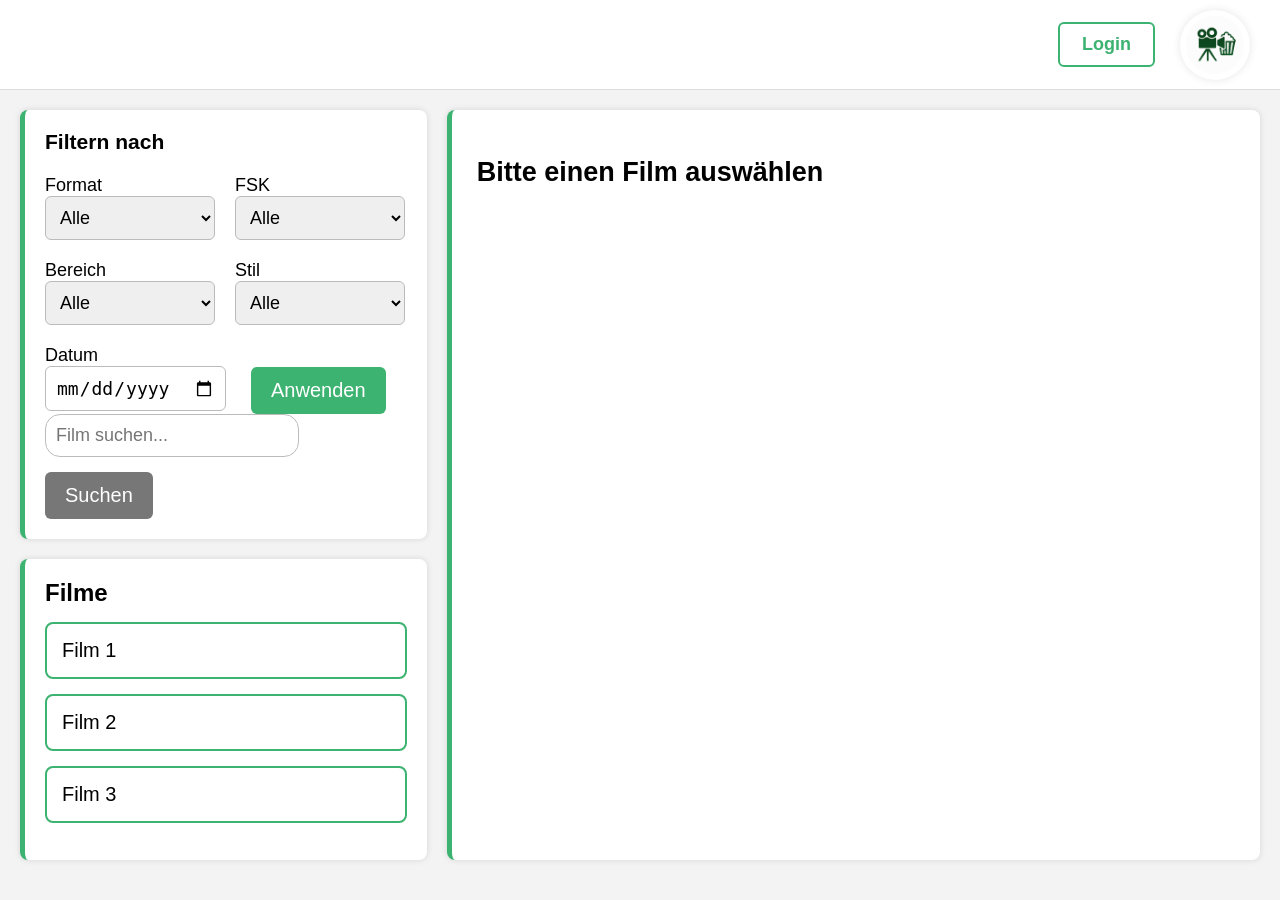
<file: login/index.html>
<!DOCTYPE html>
<html lang="de">
<head>
    <meta charset="UTF-8">
    <meta name="viewport" content="width=device-width, initial-scale=1.0">
    <title>Kino – Filmübersicht</title>
    <link rel="stylesheet" href="css/main.css">
</head>
<body>

<header class="topbar">
    <div class="topbar-right">
        <a href="login.html" class="btn-outline">Login</a>
        <img src="img/kino_logo_whitebg.png" alt="Kino Logo" class="logo-round">
    </div>
</header>

<main class="page">

    <!-- LINKE SPALTE: Filter + Filmliste -->
    <section class="left-column">

        <!-- FILTER -->
        <section class="filter">
            <h3 class="filter-title">Filtern nach</h3>

            <div class="filter-row">
                <div class="filter-field">
                    <label>Format</label>
                    <select id="filterFormat">
                        <option value="">Alle</option>
                        <option value="2D">2D</option>
                        <option value="3D">3D</option>
                    </select>
                </div>

                <div class="filter-field">
                    <label>FSK</label>
                    <select id="filterFsk">
                        <option value="">Alle</option>
                        <option value="6">6</option>
                        <option value="12">12</option>
                        <option value="16">16</option>
                        <option value="18">18</option>
                    </select>
                </div>

                <div class="filter-field">
                    <label>Bereich</label>
                    <select id="filterBereich">
                        <option value="">Alle</option>
                        <option value="Parkett">Parkett</option>
                        <option value="Loge">Loge</option>
                    </select>
                </div>

                <div class="filter-field">
                    <label>Stil</label>
                    <select id="filterStil">
                        <option value="">Alle</option>
                        <option value="Horror">Horror</option>
                        <option value="Komödie">Komödie</option>
                        <option value="Action">Action</option>
                        <option value="Sci-Fi">Sci-Fi</option>
                    </select>
                </div>

                <div class="filter-field">
                    <label>Datum</label>
                    <input id="FilterDatum" type="date">
                </div>

                <div class="filter-field-btn">
                    <button class="btn btn-green" type="button" id="btnFilterApply">Anwenden</button>
                </div>
            </div>

            <div class="filter-search">
                <input class="search" type="text" id="filmSuche" placeholder="Film suchen...">
                <button class="btn btn-grey" type="button" id="suchBtn">Suchen</button>
            </div>
        </section>

        <!-- FILMLISTE -->
        <aside class="liste" id="filmListe">
            <h2>Filme</h2>
            <ul>
                <li data-titel="Film 1"
                    data-beschreibung="Spannender Actionfilm."
                    data-fsk="16"
                    data-format="3D"
                    data-kategorie="Action"
                    data-bereich="Parkett"
                    data-preis="12.99">
                    Film 1
                </li>
                <li data-titel="Film 2"
                    data-beschreibung="Romantische Komödie."
                    data-fsk="12"
                    data-format="2D"
                    data-kategorie="Komödie"
                    data-bereich="Loge"
                    data-preis="9.99">
                    Film 2
                </li>
                <li data-titel="Film 3"
                    data-beschreibung="Science-Fiction Abenteuer."
                    data-fsk="6"
                    data-format="3D"
                    data-kategorie="Sci-Fi"
                    data-bereich="Parkett"
                    data-preis="14.50">
                    Film 3
                </li>
            </ul>
        </aside>

    </section>

    <!-- RECHTE SPALTE: Inhalt / Buchung -->
    <section class="right-column">

        <!-- INHALT -->
        <section id="inhaltBox" class="inhalt">
            <h2 id="inhaltTitel">Bitte einen Film auswählen</h2>

            <div id="detailsWrapper" class="hidden">
                <div class="details-row">
                    <div class="details-left">
                        <div><strong>FSK: </strong><span id="infoFsk"></span></div>
                        <div><strong>Format: </strong><span id="infoFormat"></span></div>
                        <div><strong>Kategorie: </strong><span id="infoKategorie"></span></div>
                        <div><strong>Preis pro Karte: </strong><span id="infoPreis"></span></div>
                    </div>
                    <div class="details-right">
                        <p id="inhaltText"></p>
                    </div>
                </div>

                <!-- Toggle Vorstellungen / Kalender -->
                <div class="view-toggle">
                    <button id="btnViewList" class="btn btn-small active-view" type="button">
                        Vorstellungen
                    </button>
                    <button id="btnViewCalendar" class="btn btn-small" type="button">
                        Kalender
                    </button>
                </div>

                <!-- LISTENANSICHT DER VORSTELLUNGEN -->
                <div class="details-table-wrapper" id="listenView">
                    <table class="details-table">
                        <thead>
                            <tr>
                                <th>Datum</th>
                                <th>Uhrzeit</th>
                                <th>Saal</th>
                            </tr>
                        </thead>
                        <tbody id="vorstellungenTbody">
                            <!-- per JS gefüllt -->
                        </tbody>
                    </table>
                </div>

                <!-- KALENDER-ANSICHT DER VORSTELLUNGEN -->
                <section id="kalenderView" class="kalender-view hidden">
                    <h3>Kalenderansicht</h3>

                    <div class="kalender-header">
                        <button id="kalPrev" class="btn btn-grey" type="button">&lt;</button>
                        <span id="kalMonatLabel"></span>
                        <button id="kalNext" class="btn btn-grey" type="button">&gt;</button>
                    </div>

                    <table class="kalender-tabelle">
                        <thead>
                            <tr>
                                <th>Mo</th>
                                <th>Di</th>
                                <th>Mi</th>
                                <th>Do</th>
                                <th>Fr</th>
                                <th>Sa</th>
                                <th>So</th>
                            </tr>
                        </thead>
                        <tbody id="kalenderBody">
                            <!-- wird von app.js generiert -->
                        </tbody>
                    </table>
                </section>
            </div>

            <div class="buttons-row" id="buchen">
                <button id="buchenBtn" class="btn btn-green" type="button">Buchen</button>
            </div>
        </section>

        <!-- BUCHUNGS-BEREICH -->
<section class="buchen-box hidden" id="buchenBox">
    <h2>Buchung</h2>

    <!-- Info zur gewählten Vorstellung -->
    <p id="buchungVorstellungInfo" class="inhalt-text buchung-vorstellung-info">
        Ausgewählte Vorstellung: keine
    </p>

    <p class="inhalt-text">
        Wähle deine Sitzplätze und trage für jeden Platz die passende Ermäßigung ein.
    </p>

            <div class="buchung-rahmen">

                <!-- SITZPLATZAUSWAHL -->
                <div class="sitzplan-bereich">
                    <h3>Sitzplatzauswahl</h3>

                    <div class="sitzlegende">
                        <span class="legend standard"></span> Normal (Parkett)
                        <span class="legend premium"></span> Premium (Loge)
                        <span class="legend belegt"></span> Belegt
                    </div>

                    <div class="sitzplan">
                        <div class="leinwand">Leinwand</div>
                        <div class="sitzreihen" id="sitzContainer">
                            <!-- Sitze werden per JS erzeugt -->
                        </div>
                    </div>
                </div>

                <!-- PREISE + TICKETS -->
                <div class="buchung-grid">

                    <!-- linke Spalte: Preisübersicht -->
                    <div class="buchung-col" id="preisSpalte">
                        <h3>Preis</h3>
                        <div class="preis-zeile">
                            Erwachsene
                            <span id="preisErwachsene">0,00 €</span>
                        </div>
                        <div class="preis-zeile">
                            Studenten
                            <span>-20 %</span>
                        </div>
                        <div class="preis-zeile">
                            Senioren
                            <span>-15 %</span>
                        </div>
                        <div class="preis-zeile">
                            Kinder
                            <span>-30 %</span>
                        </div>
                    </div>

                    <!-- rechte Spalte: Tickets nach Sitz -->
                    <div class="buchung-col">
                        <h3>Tickets</h3>

                        <table class="tickets-tabelle">
                            <thead>
                                <tr>
                                    <th>Platz</th>
                                    <th>Bereich</th>
                                    <th>Ermäßigung</th>
                                    <th>Preis</th>
                                </tr>
                            </thead>
                            <tbody id="ticketsTbody">
                                <!-- wird per JS gefüllt -->
                            </tbody>
                        </table>

                        <p class="auswahl-info">
                            Ausgewählte Plätze:
                            <span id="ausgewaehlteSitze">keine</span>
                        </p>
                    </div>

                    <!-- Summe über ganze Breite -->
                    <div class="summe-row">
                        <strong>Summe:</strong>
                        <span id="summeAnzeige">0,00 €</span>
                    </div>
                </div>
            </div>

            <div class="buttons-row">
                <button class="btn btn-grey" id="zurueckBtn" type="button">Zurück</button>
                <button class="btn btn-green" id="bezahlenBtn" type="button">Bezahlen</button>
            </div>
        </section>

    </section>

</main>

<script src="js/app.js" defer></script>

</body>
</html>
</file>
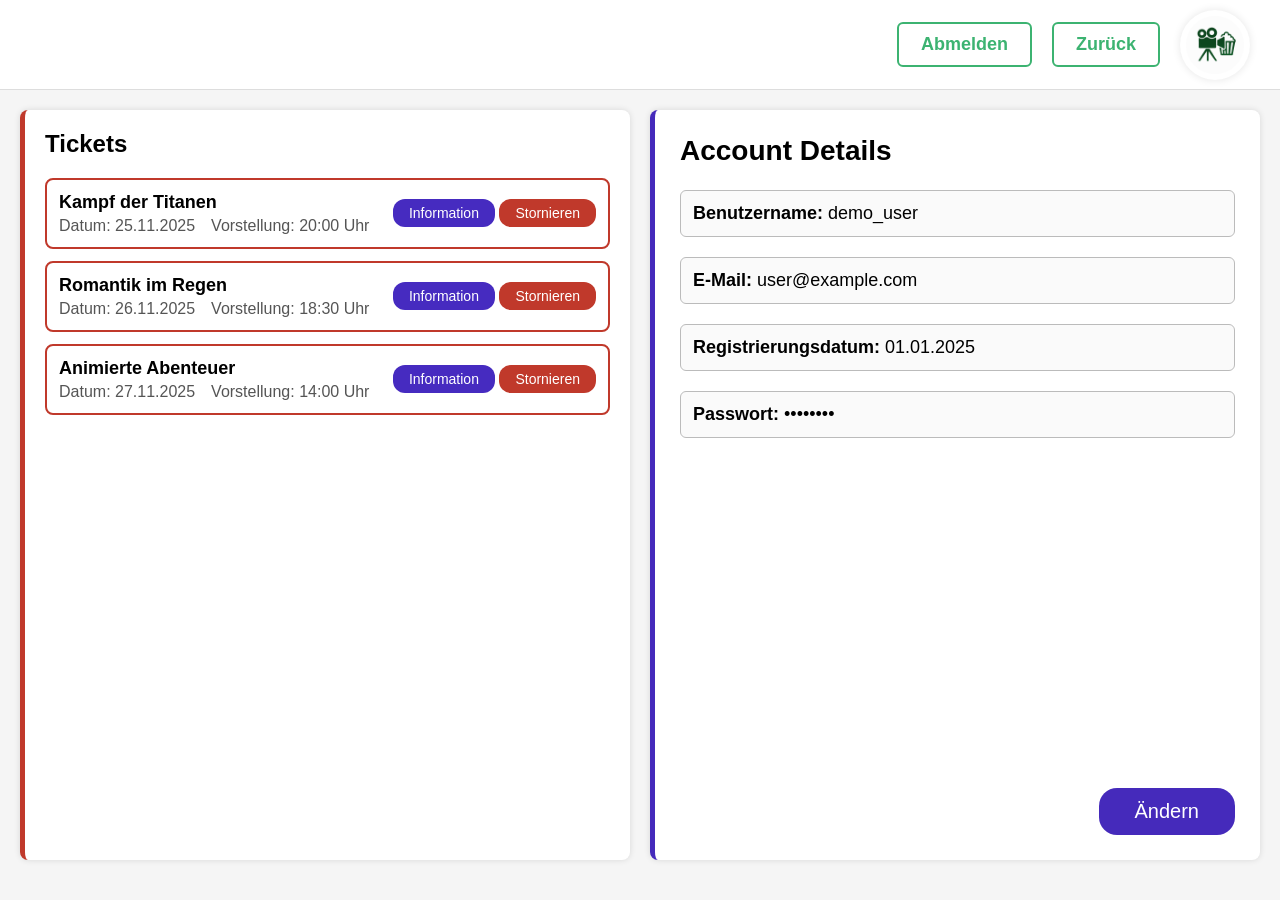
<file: login/Account.html>
<!DOCTYPE html>
<html lang="de">

<head>
    <meta charset="UTF-8">
    <meta name="viewport" content="width=device-width, initial-scale=1.0">
    <title>Kino – Filmübersicht</title>
    <link rel="stylesheet" href="css/acc.css">
</head>

<body>
    <header class="topbar">
        <div class="topbar-right">
            <a href="login.html" class="btn-outline">Abmelden</a>
            <a href="index.html" class="btn-outline">Zurück</a>
            <img src="img/kino_logo_whitebg.png" alt="Kino Logo" class="logo-round">
        </div>
    </header>

    <main class="page">
        <!-- LINKE SPALTE: Tickets -->
        <section class="left-column">
            <aside class="liste">
                <h2>Tickets</h2>
                <ul>
                    <!-- Ticket 1 mit Daten -->
                    <li data-ticket-id="1" data-titel="Kampf der Titanen" data-beschreibung="Spannender Actionfilm." data-fsk="16" data-format="3D" data-kategorie="Action" data-preis="12.99" data-date="25.11.2025" data-time="20:00 Uhr">
                        <div class="ticket-row">
                            <div class="ticket-info">
                                <div class="ticket-title" id="titel"></div>
                                <div class="ticket-meta">
                                    <span>Datum: <span id ="date" class= "ticket-date"></span></span>
                                    <span>Vorstellung: <span id ="time" class="ticket-time"></span> </span>
                                </div>
                            </div>
                            <div>
                                <button class="ticket-info-btn">Information</button>
                                <button class="ticket-cancel-btn">Stornieren</button>
                            </div>
                        </div>
                    </li>

                    <!-- Ticket 2 – Beispiel ohne Daten, nur Anzeige -->
                    <li data-ticket-id="2" data-titel="Romantik im Regen" data-beschreibung="Eine romantische Liebesgeschichte." data-fsk="12" data-format="2D" data-kategorie="Romantik" data-preis="10.50" data-date="26.11.2025" data-time="18:30 Uhr">
                        <div class="ticket-row">
                            <div class="ticket-info">
                                <div class="ticket-title" id="titel"></div>
                                <div class="ticket-meta">
                                    <span>Datum: <span id ="date" class= "ticket-date"></span></span>
                                    <span>Vorstellung: <span id ="time" class="ticket-time"></span> </span>

                                </div>
                            </div>
                            <div>
                                <button class="ticket-info-btn">Information</button>
                                <button class="ticket-cancel-btn">Stornieren</button>
                            </div>
                        </div>
                    </li>

                    <!-- Ticket 3 -->
                    <li data-ticket-id="3" data-titel="Animierte Abenteuer" data-beschreibung="Bunter Animationsfilm für die ganze Familie." data-fsk="6" data-format="2D" data-kategorie="Animation" data-preis="8.99" data-date="27.11.2025" data-time="14:00 Uhr">
                        <div class="ticket-row">
                            <div class="ticket-info">
                                <div class="ticket-title" id="titel"></div>
                                <div class="ticket-meta">
                                    <span>Datum: <span id ="date" class= "ticket-date"></span></span>
                                    <span>Vorstellung: <span id ="time" class="ticket-time"></span> </span>
                                </div>
                            </div>
                            <div>
                                <button class="ticket-info-btn">Information</button>
                                <button class="ticket-cancel-btn">Stornieren</button>
                            </div>
                        </div>
                    </li>
                </ul>
            </aside>
        </section>

        <!-- RECHTE SPALTE: Account-Details -->
        <section class="right-column">
            <div id="detailsWrapper" class="Acc-DetailsWrapper">
                <h2 class="AccDetails-top">Account Details</h2>

                <div id="AccDetails">
                    <div class="acc-info-details-field">
                        <p><strong>Benutzername:</strong> <span id="inhaltBenutzername">demo_user</span></p>
                    </div>

                    <div class="acc-info-details-field">
                        <p><strong>E-Mail:</strong> <span id="inhaltEmail">user@example.com</span></p>
                    </div>

                    <div class="acc-info-details-field">
                        <p><strong>Registrierungsdatum:</strong> <span id="inhaltRegistrierungsdatum">01.01.2025</span></p>
                    </div>

                    <div class="acc-info-details-field">
                        <p><strong>Passwort:</strong> <span id="inhaltPasswort">••••••••</span></p>
                    </div>
                </div>

                <!-- Button öffnet Profil-Modal -->
                <div class="btn btn-change" id="btnändern">Ändern</div>
            </div>
        </section>
    </main>

    <!-- EIN Overlay mit ZWEI Modals -->
    <div id="modalOverlay" class="modal-overlay hidden">

        <!-- Modal 1: Profil bearbeiten -->
        <div class="modal passwort-check" id="modalProfile">
            <button class="modal-close" id="modalCloseProfile">&times;</button>
            <h2>Benutzerdaten bearbeiten</h2>
            <p>Hier können Sie nun Ihre Benutzerdaten aktualisieren.</p>

            <section class="modal-left-column">
                <div class="acc-info-details-field">
                    <p><strong>Benutzername: </strong></p>
                    <input class="modal-input" type="text" id="ModelinhaltBenutzername">
                </div>

                <div class="acc-info-details-field">
                    <p><strong>E-Mail: </strong></p>
                    <input class="modal-input" type="email" id="ModelinhaltEmail">
                </div>

                <div class="acc-info-details-field">
                    <p><strong>Passwort: </strong></p>
                    <input class="modal-input" type="password" id="ModelinhaltPasswort">
                </div>

                <div class="btn btn-change" id="Save">Speichern</div>
            </section>
        </div>

        <!-- Modal 2: Ticket-/Film-Information -->
        <div class="modal information-check hidden" id="modalFilmInfo">
            <button class="modal-close" id="modalCloseInfo">&times;</button>
            <h2 id="Titel">Titel Platzhalter</h2>

            <section class="modal-left-column">
                <div class="film-info-details-field">
                    <p id="Beschreibung"></p>
                    <p><strong>FSK:</strong> <span id="FSK"></span></p>
                    <p><strong>Format:</strong> <span id="Format"></span></p>
                    <p><strong>Kategorie:</strong> <span id="Kategorie"></span></p>
                    <p><strong>Preis:</strong> <span id="Preis"></span></p>
                    <p><strong>Datum:</strong> <span id="Date"></span></p>
                    <p><strong>Uhrzeit:</strong> <span id="Time"></span></p>
                </div>

                <div class="btn btn-change" id="FilmInfoBack">Zurück</div>
            </section>
        </div>

    </div>

    <script src="js/acc.js" defer></script>
</body>

</html>
</file>
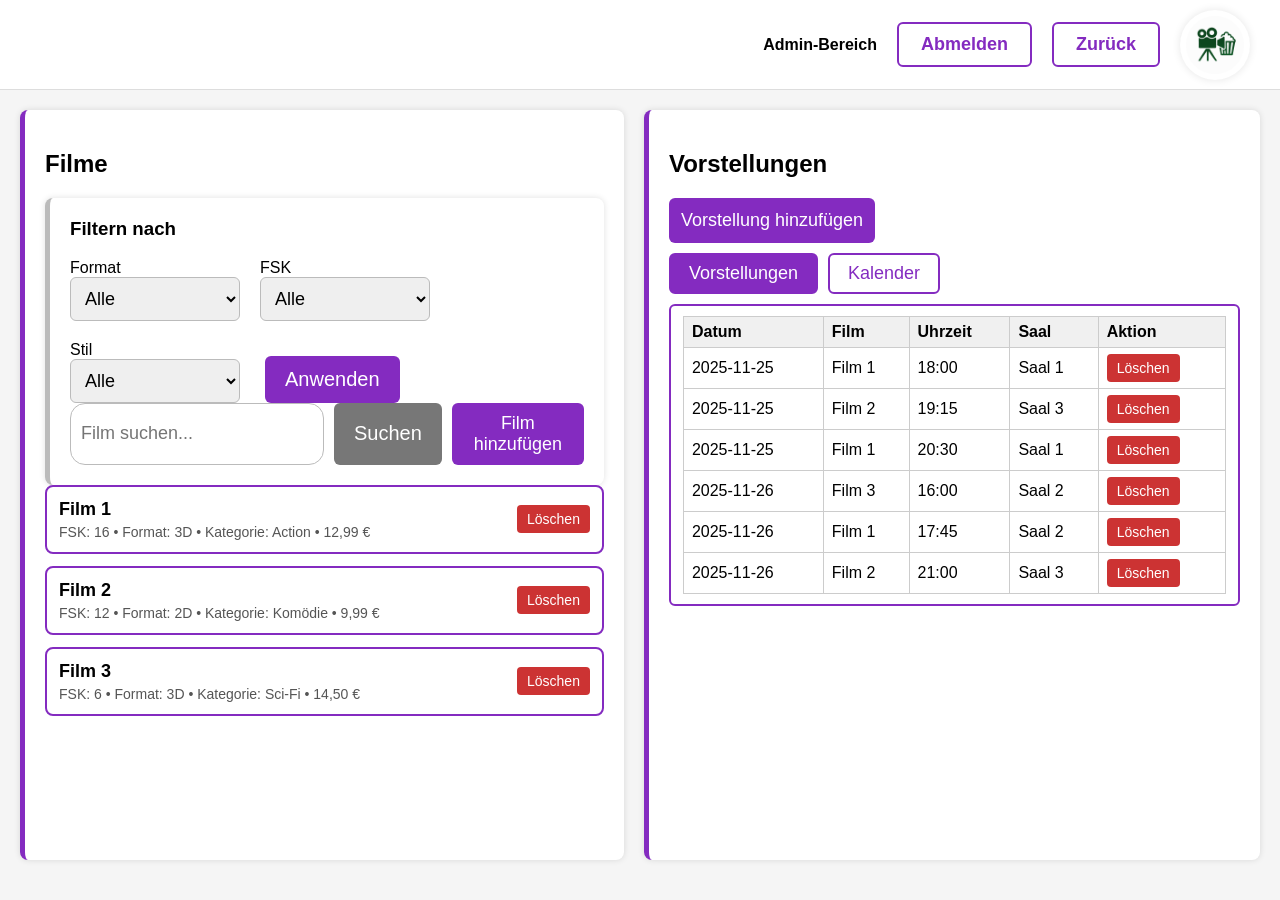
<file: login/Admin.html>
<!DOCTYPE html>
<html lang="de">

<head>
    <meta charset="UTF-8">
    <meta name="viewport" content="width=device-width, initial-scale=1.0">
    <title>Kino – Adminbereich</title>
    <link rel="stylesheet" href="css/adm.css">
</head>

<body>
    <!-- TOPBAR -->
    <header class="topbar">
        <div class="topbar-right">
            <strong>Admin-Bereich</strong>
            <a href="login.html" class="btn-outline">Abmelden</a>
            <a href="index.html" class="btn-outline">Zurück</a>
            <img src="img/kino_logo_whitebg.png" alt="Kino Logo" class="logo-round">
        </div>
    </header>

    <!-- HAUPTBEREICH -->
    <main class="page">

        <!-- LINKE SPALTE: FILME -->
        <section class="column left-column">
            <h2>Filme</h2>

            <!-- FILTER / SUCHE / FILM HINZUFÜGEN -->
            <section class="filter">
                <h3 class="filter-title">Filtern nach</h3>

                <div class="filter-row">
                    <div class="filter-field">
                        <label>Format</label>
                        <select id="filterFormat">
                            <option value="">Alle</option>
                            <option value="2D">2D</option>
                            <option value="3D">3D</option>
                        </select>
                    </div>

                    <div class="filter-field">
                        <label>FSK</label>
                        <select id="filterFsk">
                            <option value="">Alle</option>
                            <option value="0">0</option>
                            <option value="6">6</option>
                            <option value="12">12</option>
                            <option value="16">16</option>
                            <option value="18">18</option>
                        </select>
                    </div>

                    <div class="filter-field">
                        <label>Stil</label>
                        <select id="filterStil">
                            <option value="">Alle</option>
                            <option value="Action">Action</option>
                            <option value="Komödie">Komödie</option>
                            <option value="Horror">Horror</option>
                            <option value="Sci-Fi">Sci-Fi</option>
                        </select>
                    </div>

                    <div class="filter-field-btn">
                        <button class="btn btn-green" type="button" id="btnFilterApply">Anwenden</button>
                    </div>
                </div>

                <div class="filter-search">
                    <input class="search" type="text" id="filmSuche" placeholder="Film suchen...">
                    <button class="btn btn-grey" type="button" id="suchBtn">Suchen</button>
                    <button class="btn-add" type="button" id="btnOpenFilmModal">Film hinzufügen</button>
                </div>
            </section>

            <aside class="liste">
                <ul class="movie-list" id="movieList">
                    <!-- per JS gefüllt -->
                </ul>
            </aside>
        </section>

        <!-- RECHTE SPALTE: VORSTELLUNGEN & KALENDER -->
        <section class="column right-column">
            <h2>Vorstellungen</h2>

            <div class="film-vorstellung-btns">
                <button class="add-session-btn" type="button" id="btnOpenVorstellungModal">
                    Vorstellung hinzufügen
                </button>
            </div>

            <!-- Toggle Vorstellungen / Kalender -->
            <div class="view-toggle">
                <button id="btnViewList" class="btn-small active-view" type="button">
                    Vorstellungen
                </button>
                <button id="btnViewCalendar" class="btn-small" type="button">
                    Kalender
                </button>
            </div>

            <!-- LISTENANSICHT DER VORSTELLUNGEN -->
            <div class="details-table-wrapper" id="listenView">
                <table class="details-table">
                    <thead>
                        <tr>
                            <th>Datum</th>
                            <th>Film</th>
                            <th>Uhrzeit</th>
                            <th>Saal</th>
                            <th>Aktion</th>
                        </tr>
                    </thead>
                    <tbody id="vorstellungenTbody">
                        <!-- per JS -->
                    </tbody>
                </table>
            </div>

            <!-- KALENDER-ANSICHT DER VORSTELLUNGEN -->
            <section id="kalenderView" class="kalender-view hidden">
                <h3>Kalenderansicht</h3>

                <div class="kalender-header">
                    <button id="kalPrev" class="btn-grey" type="button">&lt;</button>
                    <span id="kalMonatLabel"></span>
                    <button id="kalNext" class="btn-grey" type="button">&gt;</button>
                </div>

                <table class="kalender-tabelle">
                    <thead>
                        <tr>
                            <th>Mo</th>
                            <th>Di</th>
                            <th>Mi</th>
                            <th>Do</th>
                            <th>Fr</th>
                            <th>Sa</th>
                            <th>So</th>
                        </tr>
                    </thead>
                    <tbody id="kalenderBody">
                        <!-- per JS -->
                    </tbody>
                </table>
            </section>

        </section>

    </main>

    <!-- MODAL OVERLAY -->
    <div id="modalOverlay" class="modal-overlay hidden">

        <!-- Modal: Film hinzufügen -->
        <div class="modal" id="modalFilm">
            <button class="modal-close" id="closeFilmModal">&times;</button>
            <h2>Film hinzufügen</h2>
            <p>Hier können Sie neue Filme anlegen.</p>

            <section class="modal-left-column">
                <div class="film-create-details-field">
                    <p><strong>Filmtitel</strong></p>
                    <input class="modal-input" type="text" id="filmTitelInput">
                </div>

                <div class="film-create-details-field">
                    <p><strong>Beschreibung</strong></p>
                    <textarea class="modal-input" id="filmBeschreibungInput"></textarea>
                </div>

                <div class="film-create-details-field">
                    <p><strong>FSK</strong></p>
                    <select id="filmFskInput" class="modal-input">
                        <option value="">Bitte auswählen</option>
                        <option value="0">0</option>
                        <option value="6">6</option>
                        <option value="12">12</option>
                        <option value="16">16</option>
                        <option value="18">18</option>
                    </select>
                </div>

                <div class="film-create-details-field">
                    <p><strong>Format</strong></p>
                    <select id="filmFormatInput" class="modal-input">
                        <option value="">Bitte auswählen</option>
                        <option value="2D">2D</option>
                        <option value="3D">3D</option>
                    </select>
                </div>

                <div class="film-create-details-field">
                    <p><strong>Stil / Kategorie</strong></p>
                    <input class="modal-input" type="text" id="filmKategorieInput" placeholder="z.B. Action, Komödie">
                </div>

                <div class="film-create-details-field">
                    <p><strong>Preis pro Karte (€)</strong></p>
                    <input class="modal-input" type="number" min="0" step="0.01" id="filmPreisInput">
                </div>

                <div class="film-create-details-field">
                    <button class="btn btn-green" id="filmSaveBtn" type="button">Speichern</button>
                </div>
            </section>
        </div>

        <!-- Modal: Vorstellung hinzufügen -->
        <div class="modal hidden" id="modalVorstellung">
            <button class="modal-close" id="closeVorstellungModal">&times;</button>
            <h2>Vorstellung hinzufügen</h2>
            <p>Hier können Sie neue Vorstellungen anlegen.</p>

            <section class="modal-left-column">
                <div class="film-create-details-field">
                    <p><strong>Film</strong></p>
                    <select id="vorstellungFilmSelect" class="modal-input">
                        <!-- per JS mit Filmen gefüllt -->
                    </select>
                </div>

                <div class="film-create-details-field">
                    <p><strong>Datum</strong></p>
                    <input class="modal-input" type="date" id="vorstellungDatumInput">
                </div>

                <div class="film-create-details-field">
                    <p><strong>Uhrzeit</strong></p>
                    <input class="modal-input" type="time" id="vorstellungZeitInput">
                </div>

                <div class="film-create-details-field">
                    <p><strong>Saal</strong></p>
                    <input class="modal-input" type="text" id="vorstellungSaalInput" placeholder="z.B. Saal 1">
                </div>

                <div class="film-create-details-field">
                    <button class="btn btn-green" id="vorstellungSaveBtn" type="button">Speichern</button>
                </div>
            </section>
        </div>
    </div>

    <script src="js/adm.js" defer></script>
</body>

</html>
</file>
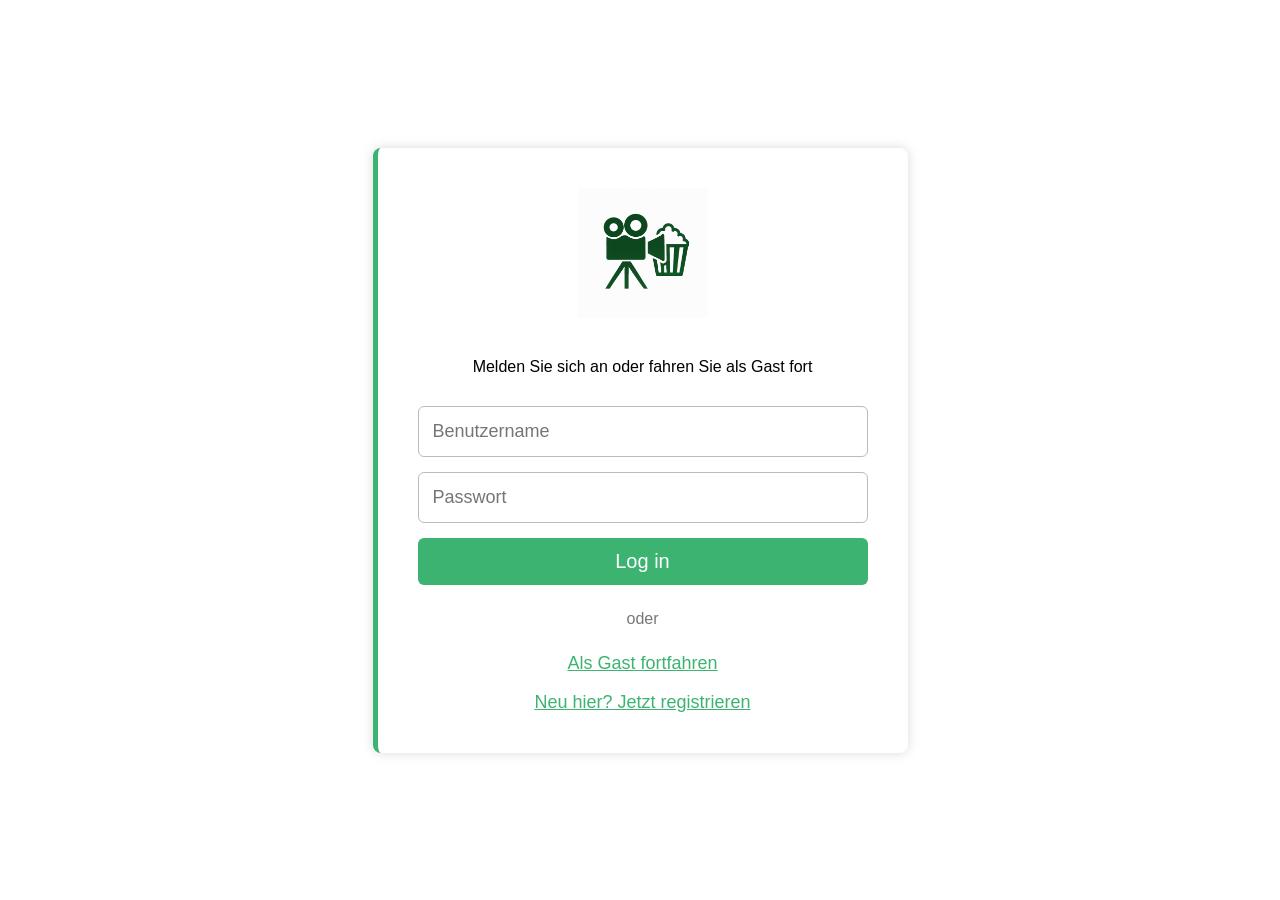
<file: login/login.html>
<!DOCTYPE html>
<html lang="de">
<head>
    <meta charset="UTF-8">
    <meta name="viewport" content="width=device-width, initial-scale=1.0">
    <title>Kino Login</title>
    <link rel="stylesheet" href="css/login.css">
</head>
<body>

<div class="page-container">

    <div class="login-card">

        <div class="logo">
            <img src="img/kino_logo_whitebg.png" alt="Kino Logo">
        </div>

        <p class="hint">Melden Sie sich an oder fahren Sie als Gast fort</p>

        <form method="post" action="/login" class="form-grid">
            <input type="text" name="username" placeholder="Benutzername" required>
            <input type="password" name="password" placeholder="Passwort" required>
            <button type="submit" class="btn-login">Log in</button>
        </form>

        <div class="divider">oder</div>

        <!-- Für die Demo: Gast = zurück zur Hauptseite -->
        <a class="guest" href="index.html">Als Gast fortfahren</a>
        <br><br>
        <a class="guest" href="register.html">Neu hier? Jetzt registrieren</a>

    </div>

</div>

</body>
</html>
</file>
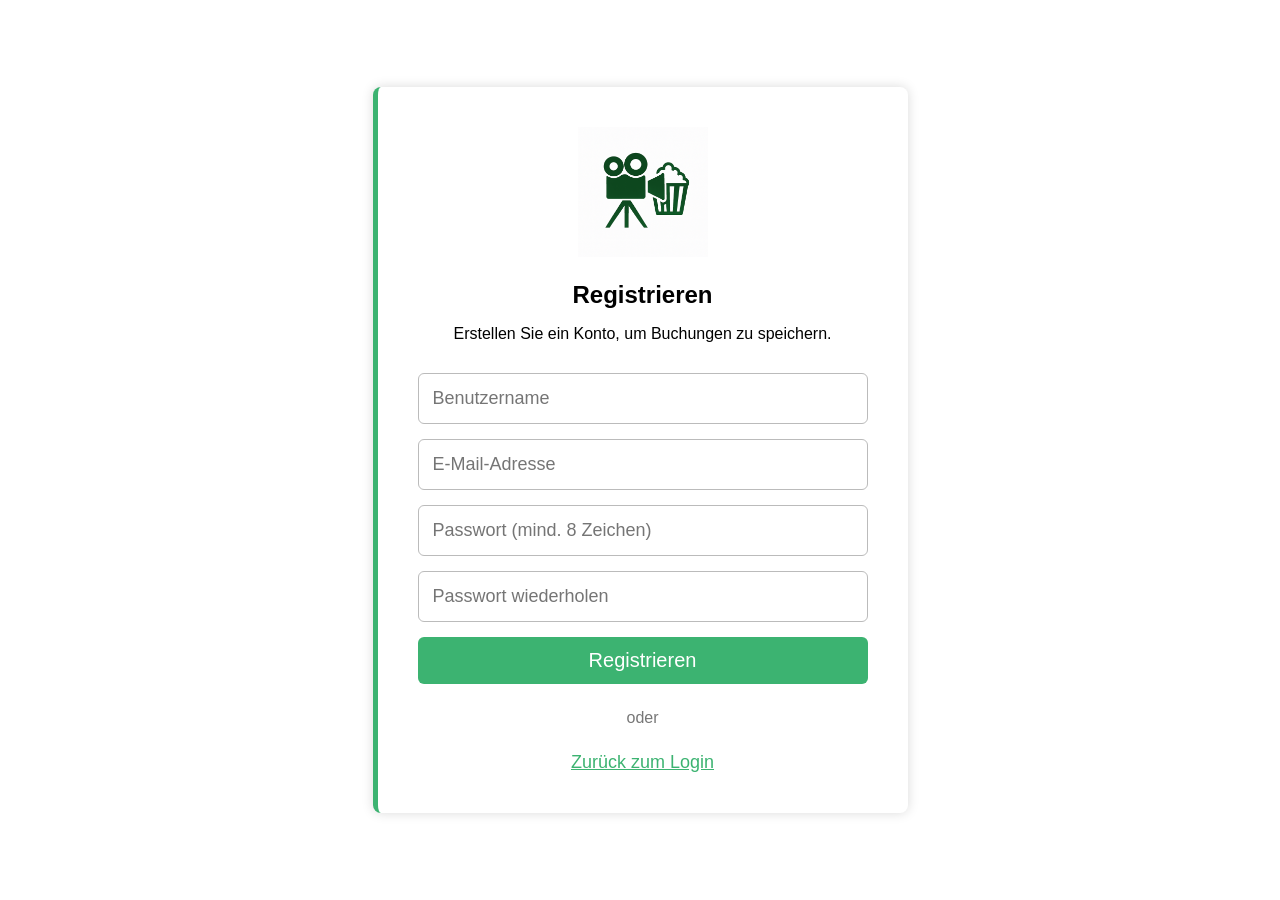
<file: login/register.html>
<!DOCTYPE html>
<html lang="de">
<head>
    <meta charset="UTF-8">
    <meta name="viewport" content="width=device-width, initial-scale=1.0">
    <title>Registrieren – Kino</title>
    <link rel="stylesheet" href="css/login.css">
</head>
<body>

<div class="page-container">

    <div class="login-card">

        <div class="logo">
            <img src="img/kino_logo_whitebg.png" alt="Kino Logo">
        </div>

        <h2 class="title">Registrieren</h2>
        <p class="hint">Erstellen Sie ein Konto, um Buchungen zu speichern.</p>

        <form method="post" action="/register" class="form-grid">
            <input type="text" name="username" placeholder="Benutzername" required>

            <input type="email" name="email" placeholder="E-Mail-Adresse" required>

            <input type="password"
                   name="password"
                   placeholder="Passwort (mind. 8 Zeichen)"
                   required
                   minlength="8">

            <input type="password"
                   name="passwordConfirm"
                   placeholder="Passwort wiederholen"
                   required
                   minlength="8">

            <button type="submit" class="btn-login">Registrieren</button>
        </form>

        <div class="divider">oder</div>

        <a href="login.html" class="guest">Zurück zum Login</a>

    </div>

</div>

</body>
</html>
</file>
<file: login/css/main.css>
/* Global: Breite im Griff behalten */
* {
    box-sizing: border-box;
}

html, body {
    max-width: 100%;
    overflow-x: hidden;   /* horizontales Scrollen unterbinden */
}

/* Grundlayout */
body {
    margin: 0;
    font-family: Arial, sans-serif;
    background: #f3f3f3;
    font-size: 18px;
}

/* Utility */
.hidden {
    display: none !important;
}

/* Topbar oben */
.topbar {
    width: 100%;
    height: 90px;
    display: flex;
    justify-content: flex-end;
    align-items: center;
    padding: 0 30px;
    background: #ffffff;
    border-bottom: 1px solid #ddd;
}

.topbar-right {
    display: flex;
    align-items: center;
    gap: 25px;
}

/* Login-Button oben rechts */
.btn-outline {
    padding: 10px 22px;
    border-radius: 6px;
    border: 2px solid #3cb371;
    text-decoration: none;
    color: #3cb371;
    font-size: 18px;
    font-weight: 600;
}

.btn-outline:hover {
    background: #3cb371;
    color: #ffffff;
}

/* Rundes Logo oben rechts */
.logo-round {
    width: 70px;
    height: 70px;
    border-radius: 50%;
    object-fit: contain;
    background: #ffffff;
    padding: 6px;
    box-shadow: 0 0 8px rgba(0,0,0,0.1);
}

/* Hauptlayout: links / rechts nebeneinander */
.page {
    display: flex;
    gap: 20px;
    padding: 20px;
    box-sizing: border-box;
    min-height: calc(100vh - 110px);
}

/* linke Spalte: Filter + Filmliste untereinander */
.left-column {
    flex: 1;
    display: flex;
    flex-direction: column;
    gap: 20px;
    min-height: 0; /* wichtig, damit die Liste sauber scrollen kann */
}

/* rechte Spalte: Inhalt / Buchung */
.right-column {
    flex: 2;
    display: flex;
    flex-direction: column;
    min-height: 0;
}

/* FILTER */
.filter {
    background: #ffffff;
    padding: 20px;
    border-radius: 8px;
    border-left: 5px solid #3cb371;
    box-shadow: 0 0 6px rgba(0,0,0,0.12);
}

.filter-title {
    margin-top: 0;
}

.filter-row {
    display: flex;
    flex-wrap: wrap;
    gap: 20px;
}

.filter-field {
    min-width: 170px;
    display: flex;
    flex-direction: column;
}

.filter-field select,
.filter-field input {
    padding: 10px;
    border-radius: 6px;
    border: 1px solid #bbb;
    font-size: 18px;
}

/* FILMLISTE – füllt den ganzen Rest der Spalte nach unten */
.liste {
    background: #ffffff;
    border-radius: 8px;
    border-left: 5px solid #3cb371;
    padding: 20px;
    overflow-y: auto;
    box-shadow: 0 0 6px rgba(0,0,0,0.12);

    flex: 1;       /* Höhe auffüllen */
    min-height: 0; /* damit das Overflow sauber funktioniert */
}

.liste h2 {
    margin: 0 0 15px 0;
    font-size: 24px;
}

.liste ul {
    list-style: none;
    padding: 0;
    margin: 0;
}

.liste li {
    padding: 15px;
    margin-bottom: 15px;
    border-radius: 8px;
    border: 2px solid #3cb371;
    background: #ffffff;
    cursor: pointer;
    font-size: 20px;
    transition: 0.2s;
}

.liste li:hover {
    background: #f0f0f0;
}

.liste li.aktiv {
    background: #e6ffe6;
    border-color: #2f9d63;
}

/* INHALT + BUCHUNG (rechte Spalte) */
.inhalt,
.buchen-box {
    background: #ffffff;
    padding: 25px;
    border-radius: 8px;
    border-left: 5px solid #3cb371;
    box-shadow: 0 0 6px rgba(0,0,0,0.12);
    display: flex;
    flex-direction: column;
    height: 100%;
    box-sizing: border-box;
}

.inhalt-text {
    font-size: 20px;
}

/* Info-Feld Inhalt */
.film-info {
    margin-top: 25px;
    background: #ffffff;
    padding: 15px;
    border-radius: 10px;
    border: 2px solid #ddd;
    font-size: 20px;
    line-height: 1.7;
}

.film-info div {
    margin-bottom: 12px;
}

/* BUCHUNGSGRID */
.buchung-rahmen {
    margin-top: 25px;
    border: 3px solid #3cb371;
    border-radius: 10px;
    padding: 20px;
}

.buchung-grid {
    display: grid;
    grid-template-columns: 1fr 1fr;
    gap: 20px;
    background: #f7f7f7;
    padding: 20px;
    border-radius: 6px;
}

.buchung-col {
    font-size: 20px;
}

.buchung-col h3 {
    margin-top: 0;
    margin-bottom: 15px;
    font-size: 24px;
}

.preis-zeile {
    margin-bottom: 10px;
}

.preis-zeile span {
    float: right;
}

.karten-feld {
    margin-bottom: 12px;
    display: flex;
    flex-direction: column;
}

.karten-feld label {
    margin-bottom: 4px;
}

/* falls du die Selects optisch neutraler willst, kannst du die Border noch anpassen */
.karten-feld select {
    border: 1px solid #bbb;
    border-radius: 6px;
    padding: 6px;
    font-size: 18px;
}

.erm-box {
    display: flex;
    align-items: center;
    gap: 8px;
    margin: 10px 0;
}

.erm-bereich {
    border: 3px solid #00c0c0;
    border-radius: 8px;
    padding: 10px 12px;
    margin-top: 5px;
}

.erm-bereich.hidden {
    display: none;
}

/* SUMME */
.summe-row {
    grid-column: 1 / span 2;
    margin-top: 10px;
    padding-top: 12px;
    border-top: 2px solid #ccc;
    font-size: 22px;
}

/* Buttons unten */
.buttons-row {
    margin-top: auto;
    padding-top: 20px;
    display: flex;
    gap: 20px;
}

.btn {
    padding: 12px 20px;
    border: none;
    font-size: 20px;
    border-radius: 6px;
    cursor: pointer;
    color: white;
}

.btn-green {
    background: #3cb371;
}

.btn-grey {
    background: #777777;
}

.btn:hover {
    filter: brightness(90%);
}

/* DETAILS-BOXEN OBEN */
.details-row {
   display: flex;
   gap: 20px;
   margin-top: 10px;
   margin-bottom: 20px;
}

/* beide Kästen oben */
.details-left,
.details-right {
   flex: 1;
   border: 4px solid #3cb371;
   border-radius: 6px;
   padding: 10px 12px;
   background: #ffffff;
   box-sizing: border-box;
   font-size: 20px;
   line-height: 1.7;
}

/* unterer Bereich: Tabelle über ganze Breite */
.details-table-wrapper {
   border: 2px solid #3cb371;
   border-radius: 6px;
   padding: 10px 12px;
   background: #ffffff;
   box-sizing: border-box;
   margin-bottom: 20px;
}

/* Tabelle selber */
.details-table {
   width: 100%;
   border-collapse: collapse;
   font-size: 16px;
}

.details-table th,
.details-table td {
   border: 1px solid #ccc;
   padding: 6px 8px;
   text-align: left;
}

.details-table th {
   background: #f0f0f0;
}

/* =======================
   TOGGLE FÜR ANSICHT
   ======================= */

.view-toggle {
    display: flex;
    gap: 10px;
    margin-top: 10px;
    margin-bottom: 10px;
}

/* kleine Buttons für Vorstellungen/Kalender */
.btn-small {
    font-size: 18px;
    padding: 8px 18px;
    border-radius: 6px;
    border: 2px solid #3cb371;
    background: #ffffff;
    color: #3cb371;
    cursor: pointer;
}

.btn-small:hover {
    background: #e6ffe6;
}

.active-view {
    background: #3cb371 !important;
    color: #ffffff !important;
}

/* =======================
   KALENDER-ANSICHT
   ======================= */

.kalender-view {
    border: 2px solid #3cb371;
    border-radius: 6px;
    padding: 10px 12px;
    background: #ffffff;
    box-sizing: border-box;
    margin-bottom: 20px;
}

.kalender-view h3 {
    margin-top: 0;
    margin-bottom: 10px;
}

.kalender-header {
    display: flex;
    justify-content: center;
    align-items: center;
    gap: 12px;
    margin-bottom: 10px;
}

.kalender-header button {
    padding: 10px 20px;
    border-radius: 6px;
    border: 2px solid #3cb371;
    background: #ffffff;
    cursor: pointer;
    color: #3cb371;
    font-size: 18px;
}

.kalender-header button:hover {
    background: #e6ffe6;
}

#kalMonatLabel {
    font-weight: 600;
}

/* Kalender-Tabelle */
.kalender-tabelle {
    width: 100%;
    border-collapse: collapse;
    font-size: 16px;
}

/* Kopfzeile */
.kalender-tabelle th {
    background: #f0f0f0;
    padding: 10px;
    font-weight: 600;
    color: #3cb371;
    border-bottom: 2px solid #3cb371;
    text-align: center;
}

/* Tageszellen – gleich groß + scrollbar */
.kalender-tabelle td {
    border: 1px solid #ccc;
    background: #ffffff;

    /* identische Kachelgröße */
    width: 100px;
    min-width: 100px;
    max-width: 100px;

    height: 100px;
    min-height: 100px;
    max-height: 100px;

    vertical-align: top;
    position: relative;
    padding: 6px 8px;

    overflow-y: auto;
    overflow-x: hidden;

    border-radius: 6px;
}

.kalender-tabelle td.kalender-empty {
    background: #fafafa;
}

/* Tagesnummer oben */
.tag-nr {
    font-weight: 700;
    color: #3cb371;
    font-size: 16px;
    margin-bottom: 4px;
    display: block;
}

/* Einträge (Vorstellungen) im Kalender */
.kal-event {
    display: block;
    margin-top: 4px;
    padding: 4px 6px;
    border-radius: 4px;
    background: #e6ffe6;
    border-left: 4px solid #3cb371;
    font-size: 14px;
    white-space: nowrap;
    overflow: hidden;
    text-overflow: ellipsis;
    cursor: pointer;
}

.kal-event:hover {
    background: #d4f8d4;
}

/* ===========================
   Sitzplatzauswahl
   (nur EIN Block, bereinigt)
   =========================== */

.sitzplan-bereich {
    margin-top: 10px;
    margin-bottom: 20px;
}

.sitzlegende {
    display: flex;
    flex-wrap: wrap;
    gap: 14px;
    align-items: center;
    font-size: 14px;
    margin-bottom: 10px;
}

.legend {
    display: inline-block;
    width: 18px;
    height: 18px;
    border-radius: 4px;
    margin-right: 4px;
    border: 2px solid #ccc;
}

.legend.standard {
    background: #e6ffe6;
    border-color: #3cb371;
}

.legend.premium {
    background: #e6f0ff;
    border-color: #3c6fb3;
}

.legend.belegt {
    background: #b3b3b3;
    border-color: #777;
}

.sitzplan {
    border: 1px solid #ddd;
    border-radius: 8px;
    padding: 16px;
    background: #f9f9f9;
    margin-bottom: 8px;

    display: flex;
    flex-direction: column;
    align-items: center;
}

.leinwand {
    text-align: center;
    font-weight: 600;
    margin-bottom: 10px;
    padding: 4px 16px;
    background: #eee;
    border-radius: 4px;
}

.sitzreihen {
    display: flex;
    flex-direction: column;
    gap: 6px;
    max-height: 260px;
    overflow-y: auto;
    align-items: center;
}

.sitzreihe {
    display: flex;
    align-items: center;
    gap: 5px;
}

.sitzreihe-label {
    width: 30px;
    text-align: right;
    margin-right: 4px;
    font-size: 14px;
    color: #555;
}

.sitz {
    width: 28px;
    height: 28px;
    border-radius: 4px;
    border: 2px solid #3cb371;
    background: #f6fff6;
    cursor: pointer;
    font-size: 12px;
    display: flex;
    align-items: center;
    justify-content: center;
    padding: 0;
}

.sitz.standard {
    border-color: #3cb371;
    background: #f6fff6;
}

.sitz.premium {
    border-color: #3c6fb3;
    background: #f0f4ff;
}

.sitz.belegt {
    background: #999;
    border-color: #666;
    cursor: not-allowed;
    color: #fff;
}

.sitz.gewaehlt {
    box-shadow: 0 0 0 2px #000 inset;
}

.auswahl-info {
    font-size: 14px;
    margin-top: 6px;
}

/* ===========================
   Tickets-Tabelle pro Sitz
   (nur optisch aufgehübscht)
   =========================== */

.tickets-tabelle {
    width: 100%;
    border-collapse: separate;
    border-spacing: 0 6px;      /* Abstand zwischen Ticket-Zeilen */
    font-size: 14px;
    margin-top: 8px;
}

.tickets-tabelle thead th {
    background: #f3f3f3;
    padding: 8px 10px;
    text-align: left;
    font-size: 13px;
    color: #444;
    border-bottom: 2px solid #ddd;
}

.tickets-tabelle tbody tr {
    background: #ffffff;
    box-shadow: 0 1px 3px rgba(0,0,0,0.05);
    transition: background 0.15s ease, box-shadow 0.15s ease;
}

.tickets-tabelle tbody tr:hover {
    background: #fafafa;
    box-shadow: 0 2px 6px rgba(0,0,0,0.1);
}

.tickets-tabelle td {
    padding: 8px 10px;
    border-top: 1px solid #e4e4e4;
    border-bottom: 1px solid #e4e4e4;
}

/* abgerundete Ecken je Ticket-Zeile */
.tickets-tabelle tbody tr td:first-child {
    border-left: 1px solid #e4e4e4;
    border-top-left-radius: 8px;
    border-bottom-left-radius: 8px;
}

.tickets-tabelle tbody tr td:last-child {
    border-right: 1px solid #e4e4e4;
    border-top-right-radius: 8px;
    border-bottom-right-radius: 8px;
}

/* Select-Feld in der Tabelle */
.tickets-tabelle select {
    width: 100%;
    padding: 4px 6px;
    font-size: 14px;
    border-radius: 6px;
    border: 1px solid #ccc;
    background: #fafafa;
}

.filter-field-btn {
    margin-top: 22px;
    padding: 0px 5px;
}
.search{
    margin-right: 15px;
    margin-bottom: 15px;
    border-radius: 15px;
    border: 1px solid #bbb;
    padding: 10px;
    font-size: 18px;

}
.btn-add{
    padding: 10px 22px;
    border-radius: 6px;
    border: none;
    background: #3cb371;
    color: white;
    font-size: 18px;
    font-weight: 600;
    cursor: pointer;
}
/* ausgewählte Vorstellung in der Tabelle hervorheben */
.details-table tr.selected-show {
    background: #e6ffe6;
}
.buchung-vorstellung-info {
    font-weight: 600;
    margin-bottom: 10px;
}
</file>
<file: login/css/acc.css>
/* =============================
   GLOBAL SETTINGS
============================= */

* {
    box-sizing: border-box;
}

html,
body {
    margin: 0;
    padding: 0;
    font-family: Arial, sans-serif;
    max-width: 100%;
    overflow-x: hidden;
    background-color: #f5f5f5;
}


/* =============================
   TOPBAR
============================= */

.topbar {
    width: 100%;
    height: 90px;
    display: flex;
    justify-content: flex-end;
    align-items: center;
    padding: 0 30px;
    background: #ffffff;
    border-bottom: 1px solid #ddd;
}

.topbar-right {
    display: flex;
    align-items: center;
    gap: 20px;
}

.btn-outline {
    padding: 10px 22px;
    border-radius: 6px;
    border: 2px solid #3cb371;
    text-decoration: none;
    color: #3cb371;
    font-size: 18px;
    font-weight: 600;
}

.btn-outline:hover {
    background: #3cb371;
    color: #ffffff;
}

.logo-round {
    width: 70px;
    height: 70px;
    border-radius: 50%;
    object-fit: contain;
    background: #ffffff;
    padding: 6px;
    box-shadow: 0 0 8px rgba(0, 0, 0, 0.1);
}


/* =============================
   PAGE LAYOUT
============================= */

.page {
    display: flex;
    gap: 20px;
    padding: 20px;
    min-height: calc(100vh - 110px);
}

.left-column {
    flex: 1;
    display: flex;
    flex-direction: column;
}

.right-column {
    flex: 1;
    display: flex;
    flex-direction: column;
}


/* =============================
   TICKETS PANEL (LEFT SIDE)
============================= */

.liste {
    background: #ffffff;
    border-radius: 8px;
    border-left: 5px solid #c0392b;
    padding: 20px;
    box-shadow: 0 0 6px rgba(0, 0, 0, 0.12);
    flex: 1;
}

.liste h2 {
    margin-top: 0;
    font-size: 24px;
}

.liste ul {
    padding: 0;
    margin: 0;
    list-style: none;
    display: flex;
    flex-direction: column;
    gap: 12px;
}

.liste li {
    background: #ffffff;
    border: 2px solid #c0392b;
    border-radius: 8px;
    padding: 12px;
}


/* Zeile im Ticket – links Infos, rechts Button */

.ticket-row {
    display: flex;
    justify-content: space-between;
    align-items: center;
    gap: 16px;
}


/* Infos links gestapelt */

.ticket-info {
    display: flex;
    flex-direction: column;
}

.ticket-title {
    font-weight: bold;
    font-size: 18px;
    margin-bottom: 4px;
}

.ticket-meta {
    font-size: 16px;
    color: #555;
    display: flex;
    gap: 16px;
    flex-wrap: wrap;
}


/* Stornieren-Button im Ticket */

.ticket-cancel-btn {
    justify-content: right;
    padding: 6px 16px;
    border: none;
    border-radius: 12px;
    background: #c0392b;
    color: white;
    font-size: 14px;
    cursor: pointer;
    transition: 0.2s ease;
}

.ticket-info-btn {
    padding: 6px 16px;
    border: none;
    border-radius: 12px;
    background: #462bc0;
    color: white;
    font-size: 14px;
    cursor: pointer;
    transition: 0.2s ease;
}

.ticket-cancel-btn:hover {
    filter: brightness(90%);
}

.ticket-info-btn:hover {
    filter: brightness(90%);
}


/* =============================
   ACCOUNT DETAILS (RIGHT SIDE)
============================= */

.Acc-DetailsWrapper {
    background: #ffffff;
    padding: 25px;
    border-radius: 8px;
    border-left: 5px solid #452abb;
    box-shadow: 0 0 6px rgba(0, 0, 0, 0.12);
    display: flex;
    flex-direction: column;
    height: 100%;
}

.AccDetails-top {
    margin-top: 0;
    font-size: 28px;
}

#AccDetails {
    display: flex;
    flex-direction: column;
    gap: 20px;
    flex: 1;
}


/* Info-Felder rechts */

.acc-info-details-field {
    border: 1px solid #bbb;
    padding: 12px;
    border-radius: 6px;
    background: #fafafa;
}

.acc-info-details-field p {
    margin: 0;
    font-size: 18px;
}


/* =============================
   BUTTON: ÄNDERN (rechts & im Modal)
============================= */

.btn-change {
    padding: 12px 36px;
    border-radius: 18px;
    border: none;
    background: #452abb;
    color: white;
    font-size: 20px;
    cursor: pointer;
    align-self: flex-end;
    margin-top: 20px;
}

.btn-change:hover {
    filter: brightness(90%);
}

.btn-change:disabled {
    background: #999;
    cursor: not-allowed;
}


/* =============================
   MODAL OVERLAY
============================= */

.modal-overlay {
    position: fixed;
    inset: 0;
    background: rgba(0, 0, 0, 0.5);
    display: none;
    /* wird per JS sichtbar gemacht */
    align-items: center;
    justify-content: center;
    z-index: 2000;
}

.modal-overlay.active {
    display: flex;
}

.modal {
    background: #ffffff;
    padding: 20px 24px;
    border-radius: 8px;
    min-width: 320px;
    max-width: 520px;
    box-shadow: 0 0 15px rgba(0, 0, 0, 0.3);
    position: relative;
}


/* X-Button oben rechts im Modal */

.modal-close {
    position: absolute;
    top: 8px;
    right: 10px;
    border: none;
    background: transparent;
    font-size: 24px;
    cursor: pointer;
}


/* Inhalt im Modal */

.modal-left-column {
    margin-top: 15px;
    display: flex;
    flex-direction: column;
    gap: 12px;
}

.modal-input {
    width: 100%;
    padding: 8px 10px;
    border-radius: 6px;
    border: 1px solid #bbb;
    font-size: 16px;
    margin-top: 4px;
}


/* Speichern-Button innen etwas kleiner, aber gleiche Klasse */

#Save {
    margin-top: 10px;
    align-self: flex-end;
    font-size: 18px;
    padding-inline: 24px;
}

.hidden {
    display: none;
}
</file>
<file: login/css/adm.css>
/* =============================
   GLOBAL SETTINGS
============================= */

* {
    box-sizing: border-box;
}

html,
body {
    margin: 0;
    padding: 0;
    font-family: Arial, sans-serif;
    max-width: 100%;
    overflow-x: hidden;
    background-color: #f5f5f5;
}


/* =============================
   TOPBAR
============================= */

.topbar {
    width: 100%;
    height: 90px;
    display: flex;
    justify-content: flex-end;
    align-items: center;
    padding: 0 30px;
    background: #ffffff;
    border-bottom: 1px solid #ddd;
}

.topbar-right {
    display: flex;
    align-items: center;
    gap: 20px;
}

.topbar-left {
    display: flex;
    align-items: left;
    gap: 20px;
}

.btn-outline {
    padding: 10px 22px;
    border-radius: 6px;
    border: 2px solid #842bc0;
    text-decoration: none;
    color: #842bc0;
    font-size: 18px;
    font-weight: 600;
}

.btn-outline:hover {
    background: #842bc0;
    color: #ffffff;
}

.logo-round {
    width: 70px;
    height: 70px;
    border-radius: 50%;
    object-fit: contain;
    background: #ffffff;
    padding: 6px;
    box-shadow: 0 0 8px rgba(0, 0, 0, 0.1);
}


/* =============================
   PAGE LAYOUT
============================= */

.page {
    display: flex;
    gap: 20px;
    padding: 20px;
    min-height: calc(100vh - 110px);
}

.list-group {
    list-style: none;
    padding: 0;
    margin: 0;
    width: 250px;
    border: 1px solid #ddd;
    border-radius: 8px;
    background: #ffffff;
}

.btn {
    padding: 10px 15px;
    border: none;
    background: none;
    text-align: center;
    font-size: 16px;
    cursor: pointer;
}

.column {
    flex: 1;
    display: flex;
    flex-direction: column;
    background: #ffffff;
    border-radius: 8px;
    border-left: 5px solid #842bc0;
    padding: 20px;
    box-shadow: 0 0 6px rgba(0, 0, 0, 0.12);
}

.liste h2 {
    margin-top: 0;
    font-size: 24px;
}

.liste ul {
    padding: 0;
    margin: 0;
    list-style: none;
    display: flex;
    flex-direction: column;
}

.liste li {
    background: #ffffff;
    border: 2px solid #842bc0;
    border-radius: 8px;
    padding: 12px;
}

.left-column {
    flex: 1;
    display: flex;
    flex-direction: column;
}

.right-column {
    flex: 2;
    display: flex;
    flex-direction: column;
}

.movie-list {
    display: flex;
    flex-direction: column;
    gap: 12px;
    overflow-y: auto;
}

.add-movie-btn {
    padding: 12px;
    border: none;
    background: #842bc0;
    color: #ffffff;
    font-size: 18px;
    border-radius: 6px;
    cursor: pointer;
    align-self: flex-end;
}

.add-session-btn {
    padding: 12px;
    border: none;
    background: #842bc0;
    color: #ffffff;
    font-size: 18px;
    border-radius: 6px;
    cursor: pointer;
    align-self: flex-end;
}

.film-vorstellung-btns{
    display: flex;
    gap: 10px;
}

/* einfache Film-Layout-Klassen */
.movie-row {
    display: flex;
    justify-content: space-between;
    align-items: center;
}

.movie-info {
    display: flex;
    flex-direction: column;
    gap: 4px;
}

.movie-title {
    font-size: 18px;
    font-weight: 600;
}

.movie-meta {
    display: flex;
    gap: 10px;
    font-size: 14px;
}

.movie-price {
    font-size: 16px;
    font-weight: 600;
}

/* =============================
   KALENDER
============================= */

.kalender-view {
    border: 2px solid #842bc0;
    border-radius: 6px;
    padding: 10px 12px;
    background: #ffffff;
    box-sizing: border-box;
    margin-bottom: 20px;
}

.kalender-view h3 {
    margin-top: 0;
    margin-bottom: 10px;
}

.kalender-header {
    display: flex;
    justify-content: center;
    align-items: center;
    gap: 12px;
    margin-bottom: 10px;
}

.kalender-header button {
    padding: 10px 20px;
    border-radius: 6px;
    border: 2px solid #842bc0;
    background: #ffffff;
    cursor: pointer;
    color: #842bc0;
    font-size: 18px;
}

.kalender-header button:hover {
    background: #e6ffe6;
}

#kalMonatLabel {
    font-weight: 600;
}

/* Kalender-Tabelle */
.kalender-tabelle {
    width: 100%;
    border-collapse: collapse;
    font-size: 16px;
}

/* Kopfzeile */
.kalender-tabelle th {
    background: #f0f0f0;
    padding: 10px;
    font-weight: 600;
    color: #842bc0;
    border-bottom: 2px solid #842bc0;
    text-align: center;
}

/* Tageszellen – gleich groß + scrollbar */
.kalender-tabelle td {
    border: 1px solid #ccc;
    background: #ffffff;

    /* identische Kachelgröße */
    width: 100px;
    min-width: 100px;
    max-width: 100px;

    height: 100px;
    min-height: 100px;
    max-height: 100px;

    vertical-align: top;
    position: relative;
    padding: 6px 8px;

    overflow-y: auto;
    overflow-x: hidden;

    border-radius: 6px;
}

.kalender-tabelle td.kalender-empty {
    background: #fafafa;
}

/* Tagesnummer oben */
.tag-nr {
    font-weight: 700;
    color: #842bc0;
    font-size: 16px;
    margin-bottom: 4px;
    display: block;
}

/* Einträge (Vorstellungen) im Kalender */
.kal-event {
    display: block;
    margin-top: 4px;
    padding: 4px 6px;
    border-radius: 4px;
    background: #e6ffe6;
    border-left: 4px solid #842bc0;
    font-size: 14px;
    white-space: nowrap;
    overflow: hidden;
    text-overflow: ellipsis;
    cursor: pointer;
}

.kal-event:hover {
    background: #d4f8d4;
}

/* =============================
   VORSTELLUNGSLISTE
============================= */

.details-table-wrapper {
   border: 2px solid #842bc0;
   border-radius: 6px;
   padding: 10px 12px;
   background: #ffffff;
   box-sizing: border-box;
   margin-bottom: 20px;
}

/* Tabelle selber */
.details-table {
   width: 100%;
   border-collapse: collapse;
   font-size: 16px;
}

.details-table th,
.details-table td {
   border: 1px solid #ccc;
   padding: 6px 8px;
   text-align: left;
}

.details-table th {
   background: #f0f0f0;
}

/* =======================
   TOGGLE FÜR ANSICHT
======================= */

.view-toggle {
    display: flex;
    gap: 10px;
    margin-top: 10px;
    margin-bottom: 10px;
}

/* kleine Buttons für Vorstellungen/Kalender */
.btn-small {
    font-size: 18px;
    padding: 8px 18px;
    border-radius: 6px;
    border: 2px solid #842bc0;
    background: #ffffff;
    color: #842bc0;
    cursor: pointer;
}

.btn-small:hover {
    background: #e6ffe6;
}

.active-view {
    background: #842bc0 !important;
    color: #ffffff !important;
}

.details-row {
   display: flex;
   gap: 20px;
   margin-top: 10px;
   margin-bottom: 20px;
}

/* beide Kästen oben */
.details-left,
.details-right {
   flex: 1;
   border: 4px solid #842bc0;
   border-radius: 6px;
   padding: 10px 12px;
   background: #ffffff;
   box-sizing: border-box;
   font-size: 20px;
   line-height: 1.7;
}

/* Allgemeine Buttons */

.btn {
    padding: 12px 20px;
    border: none;
    font-size: 20px;
    border-radius: 6px;
    cursor: pointer;
    color: white;
}

.btn-green {
    background: #842bc0;
}

.btn-grey {
    background: #777777;
}

.buttons-row {
    margin-top: auto;
    padding-top: 20px;
    display: flex;
    gap: 20px;
}

.hidden {
    display: none;
}

/* FILTER & SUCHE */

.filter-field-btn {
    margin-top: 15px;
    padding: 0px 5px;
}

.search{
    border-radius: 15px;
    border: 1px solid #bbb;
    padding: 10px;
    font-size: 18px;
}

.search-btn {
    padding: 10px 22px;
    border-radius: 6px;
    border: none;
    background: #bbb;
    color: white;
    font-size: 18px;
    font-weight: 600;
    cursor: pointer;
}

.filter {
    background: #ffffff;
    padding: 20px;
    border-radius: 8px;
    border-left: 5px solid #bbb;
    box-shadow: 0 0 6px rgba(0,0,0,0.12);
    width: 100%;
}

.filter-title {
    margin-top: 0;
}

.filter-row {
    display: flex;
    flex-wrap: wrap;
    gap: 20px;
}

.filter-field {
    min-width: 170px;
    display: flex;
    flex-direction: column;
}

.filter-field select,
.filter-field input {
    padding: 10px;
    border-radius: 6px;
    border: 1px solid #bbb;
    font-size: 18px;
}

.filter-search {
    display: flex;
    gap: 10px;
    height: auto;
    width: auto;
}

.btn-add{
    display: flex;
    padding: 10px 22px;
    border-radius: 6px;
    border: none;
    background: #842bc0;
    color: white;
    font-size: 18px;
    white-space: normal;
    cursor: pointer;
}

/* =============================
   MODAL / OVERLAY
============================= */

.modal-overlay {
    position: fixed;
    inset: 0;
    background: rgba(0,0,0,0.4);
    display: flex;
    justify-content: center;
    align-items: center;
    z-index: 1000;
}

.modal-overlay.hidden {
    display: none;
}

.modal {
    background: #ffffff;
    border-radius: 8px;
    padding: 20px;
    min-width: 320px;
    max-width: 500px;
    box-shadow: 0 0 15px rgba(0,0,0,0.25);
    position: relative;
}

.modal-left-column {
    display: flex;
    flex-direction: column;
    gap: 15px;
}

.modal-input {
    padding: 10px;
    border-radius: 6px;
    border: 1px solid #bbb;
    font-size: 16px;
    width: 100%;
    box-sizing: border-box;
}

.modal-close {
    position: absolute;
    right: 10px;
    top: 8px;
    border: none;
    background: transparent;
    font-size: 24px;
    cursor: pointer;
}
/* ausgewählter Film in der Liste */
.movie-item.selected {
    background: #f5e9ff;
    border-color: #842bc0;
}

/* Delete-Button in Listen und Tabellen */
.delete-btn {
    padding: 6px 10px;
    border-radius: 4px;
    border: none;
    background: #cc3333;
    color: #ffffff;
    font-size: 14px;
    cursor: pointer;
}

.delete-btn:hover {
    filter: brightness(0.9);
}

/* Vorstellungen-Tabelle: ausgewählte Zeile (für spätere Features, falls gewünscht) */
.details-table tr.highlight {
    background: #f9f2ff;
}

/* Filmzeilen im Admin */
.movie-row {
    display: flex;
    justify-content: space-between;
    align-items: center;
}

.movie-info {
    display: flex;
    flex-direction: column;
}

.movie-title {
    font-weight: 600;
    font-size: 18px;
}

.movie-meta {
    font-size: 14px;
    color: #555;
    display: flex;
    gap: 10px;
}
</file>
<file: login/css/login.css>
body {
    margin: 0;
    padding: 0;
    background: #ffffff;
    display: flex;
    justify-content: center;
    align-items: center;
    height: 100vh;
    font-family: Arial, sans-serif;
}

.page-container {
    display: flex;
    justify-content: center;
    width: 100%;
}

.login-card {
    width: 450px;
    background: #ffffff;
    padding: 40px;
    border-radius: 8px;
    border-left: 5px solid #3cb371;
    box-shadow: 0 0 12px rgba(0,0,0,0.15);
    text-align: center;
}

.logo img {
    width: 130px;
    height: auto;
    margin-bottom: 20px;
}

.hint {
    font-size: 16px;
    margin-bottom: 30px;
}

.title {
    font-size: 24px;
    margin: 0 0 10px 0;
}

.form-grid {
    display: grid;
    grid-template-columns: 1fr;
    gap: 15px;
}

.form-grid input {
    padding: 14px;
    border-radius: 6px;
    border: 1px solid #bbb;
    font-size: 18px;
}

.btn-login {
    padding: 12px;
    border: none;
    background: #3cb371;
    color: white;
    cursor: pointer;
    border-radius: 6px;
    font-size: 20px;
}

.btn-login:hover {
    filter: brightness(90%);
}

.divider {
    margin: 25px 0;
    font-size: 16px;
    color: #777;
}

.guest {
    font-size: 18px;
    text-decoration: underline;
    color: #3cb371;
    cursor: pointer;
}

.guest:hover {
    opacity: 0.8;
}
</file>
